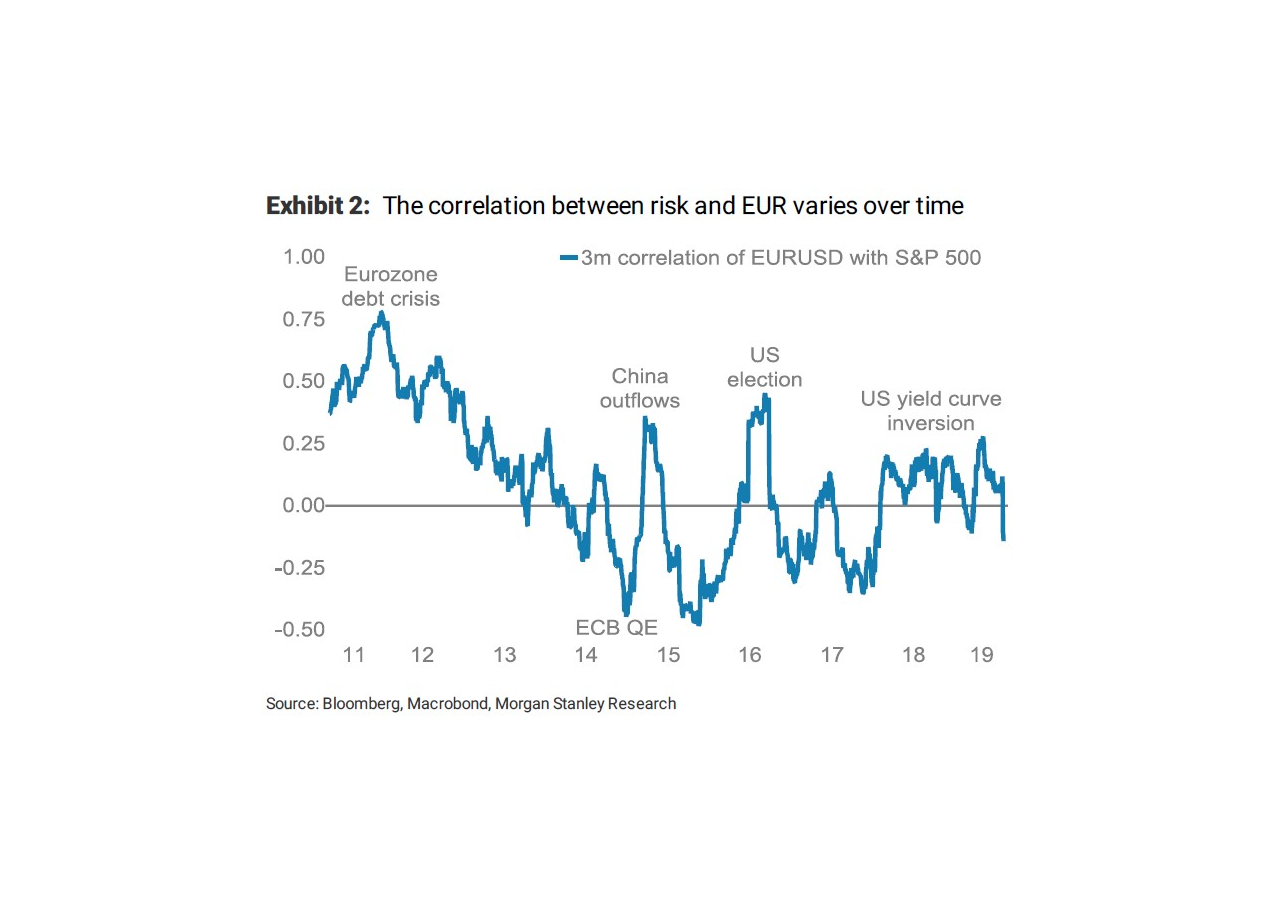
<file: index.html>
<!DOCTYPE html>
<html lang="en">
<head>
  <meta charset="UTF-8">
  <meta name="viewport" content="width=device-width, initial-scale=1.0">
  <title>Document</title>
  <link rel="stylesheet" href="/assets/styles/style.css">
</head>
<body>
  <p>
    <img id="principal" src="/assets/imgs/2.jpg" alt="">
  </p>
  <script src="/assets/scripts/script.js"></script>
</body>
</html>
</file>
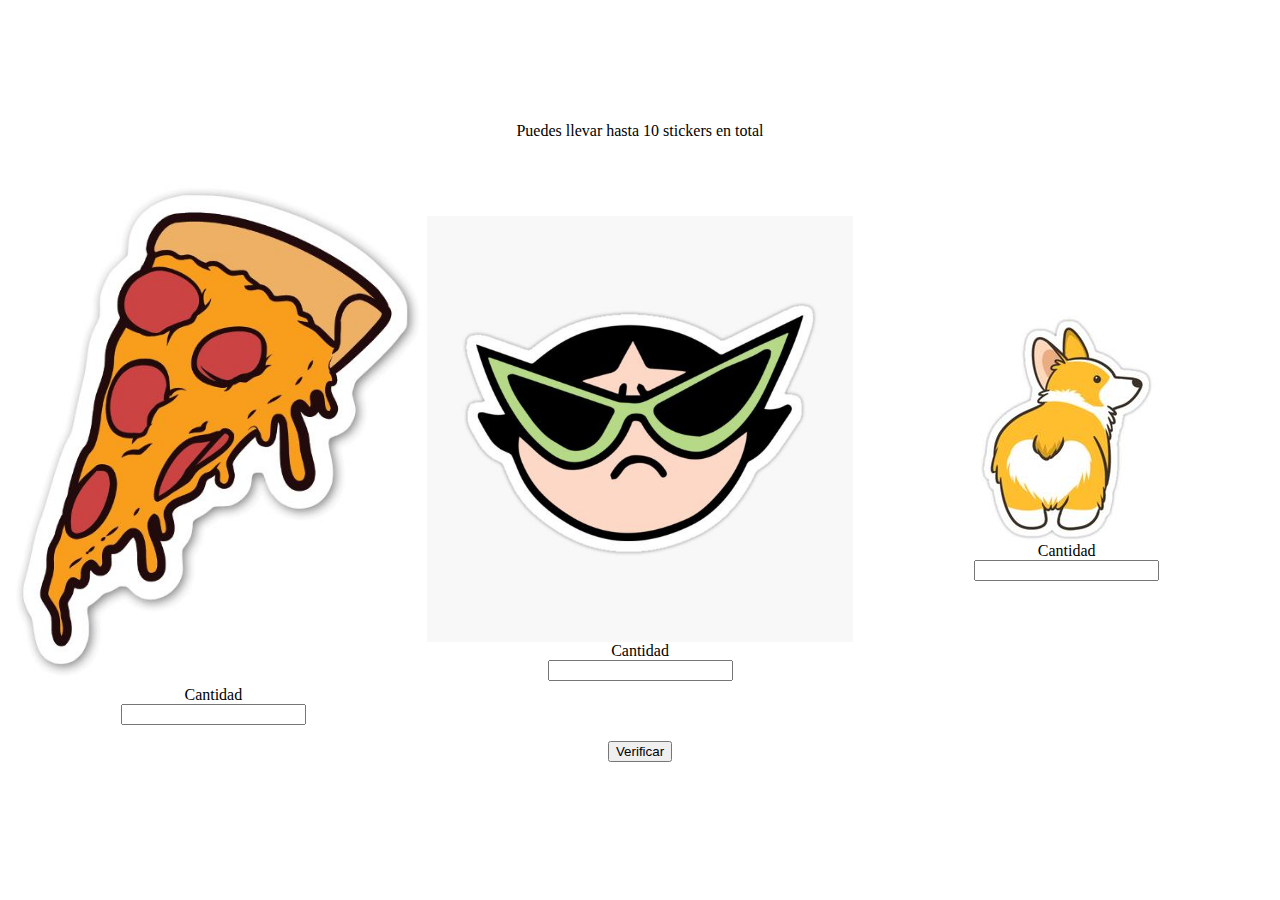
<file: index2.html>
<!DOCTYPE html>
<html lang="en">
<head>
  <meta charset="UTF-8">
  <meta name="viewport" content="width=device-width, initial-scale=1.0">
  <title>Document</title>
  <link rel="stylesheet" href="/assets/styles/style.css">
</head>
<body>
  <p> Puedes llevar hasta 10 stickers en total</p>
  <div class="contenedor">
    <p class="sticker">
      <img src="/assets/imgs/2ajpg.jpg" alt="">
      <label for="cantidad1"> Cantidad </label>
      <input type="text" name="cantidad1" id="cantidad1">
      
    </p>
    <p class="sticker">
      <img src="/assets/imgs/2b.jpg" alt="">
      <label for="cantidad2"> Cantidad </label>
      <input type="text" name="cantidad2" id="cantidad2">
    </p>
    <p class="sticker">
      <img src="/assets/imgs/2c.jpg" alt="">
      <label for="cantidad3"> Cantidad </label>
      <input type="text" name="cantidad3" id="cantidad3">
    </p>
  </div>
  <button id="verificacion">Verificar</button>
  <p id="totalstickers"></p>
  <script src="/assets/scripts/script2.js"></script>
</body>
</html>
</file>
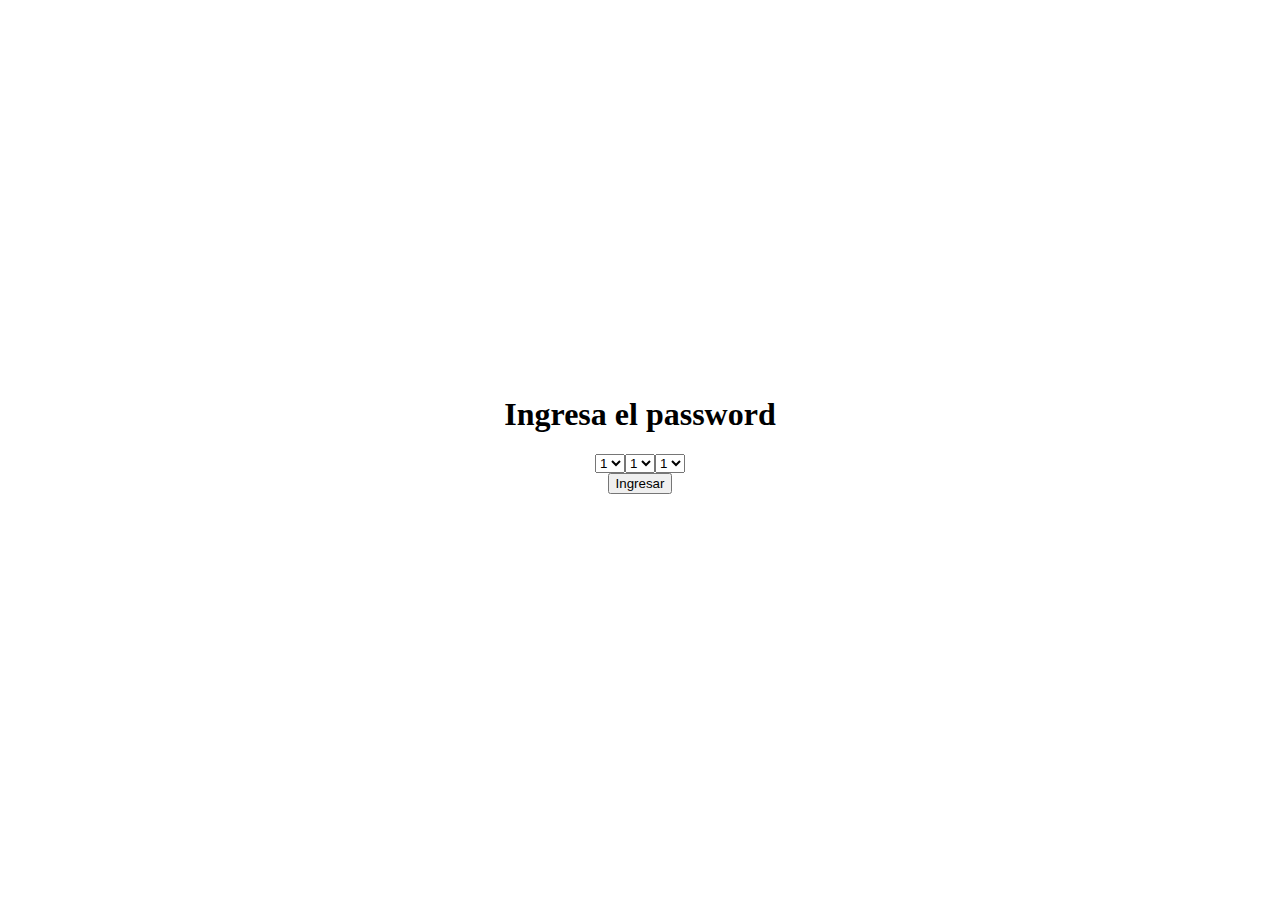
<file: index3.html>
<!DOCTYPE html>
<html lang="en">
<head>
  <meta charset="UTF-8">
  <meta name="viewport" content="width=device-width, initial-scale=1.0">
  <title>Document</title>
  <link rel="stylesheet" href="/assets/styles/style.css">
</head>
<body>
  <h1> Ingresa el password</h1>
  <div class="contenedor">
    <select name="n1" id="n1">
    <option value="1">1</option>
    <option value="2">2</option>
    <option value="3">3</option>
    <option value="4">4</option>
    <option value="5">5</option>
    <option value="6">6</option>
    <option value="7">7</option>
    <option value="8">8</option>
    <option value="9">9</option>
    </select>
    <select name="n2" id="n2">
    <option value="1">1</option>
    <option value="2">2</option>
    <option value="3">3</option>
    <option value="4">4</option>
    <option value="5">5</option>
    <option value="6">6</option>
    <option value="7">7</option>
    <option value="8">8</option>
    <option value="9">9</option>
    </select>
    <select name="n3" id="n3">
    <option value="1">1</option>
    <option value="2">2</option>
    <option value="3">3</option>
    <option value="4">4</option>
    <option value="5">5</option>
    <option value="6">6</option>
    <option value="7">7</option>
    <option value="8">8</option>
    <option value="9">9</option>
    </select>
    
    
  </div>
  <button id="Ingresar">Ingresar</button>
  <p id="Resultado"></p>
  <script src="/assets/scripts/scripts3.js"></script>
</body>
</html>
</file>
<file: assets/styles/style.css>
p {
display: flex;
align-items: center;
justify-content: center;
}

img{
  max-width: 100%; 
}

.margen {
  border: 2px  solid red;
}

.contenedor{
  display: flex;
  align-items: center;
  justify-content: center;
  
}

.sticker{
  display: flex;
  flex-direction: column;
  justify-content: flex-end;
  flex: 1;
  
}
.sticker img{
  max-width: 100%;
  height: auto; /* Mantiene la proporción de la imagen */

}

button{
  
}

body {
  display: flex;
  flex-direction: column;
  align-items: center;
  justify-content: center;
  min-height: 100vh;
  margin: 0;
}
</file>
